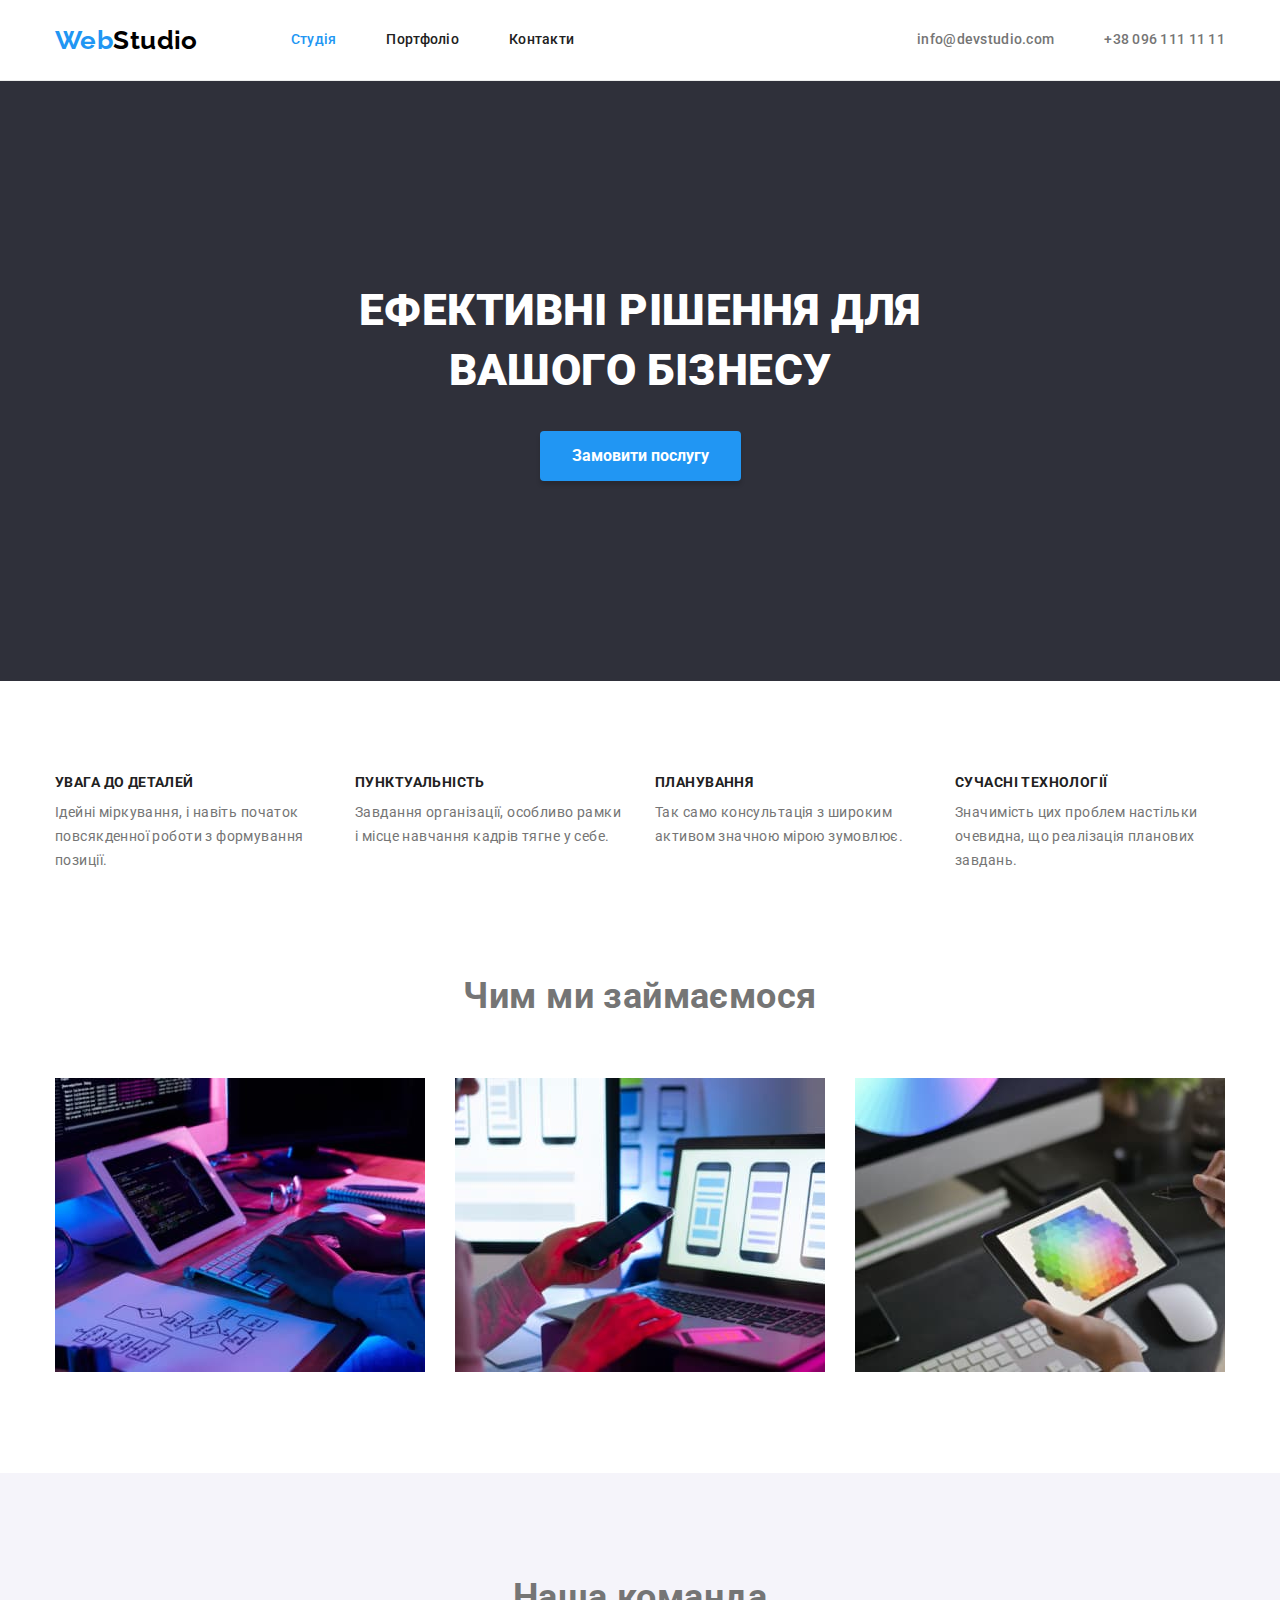
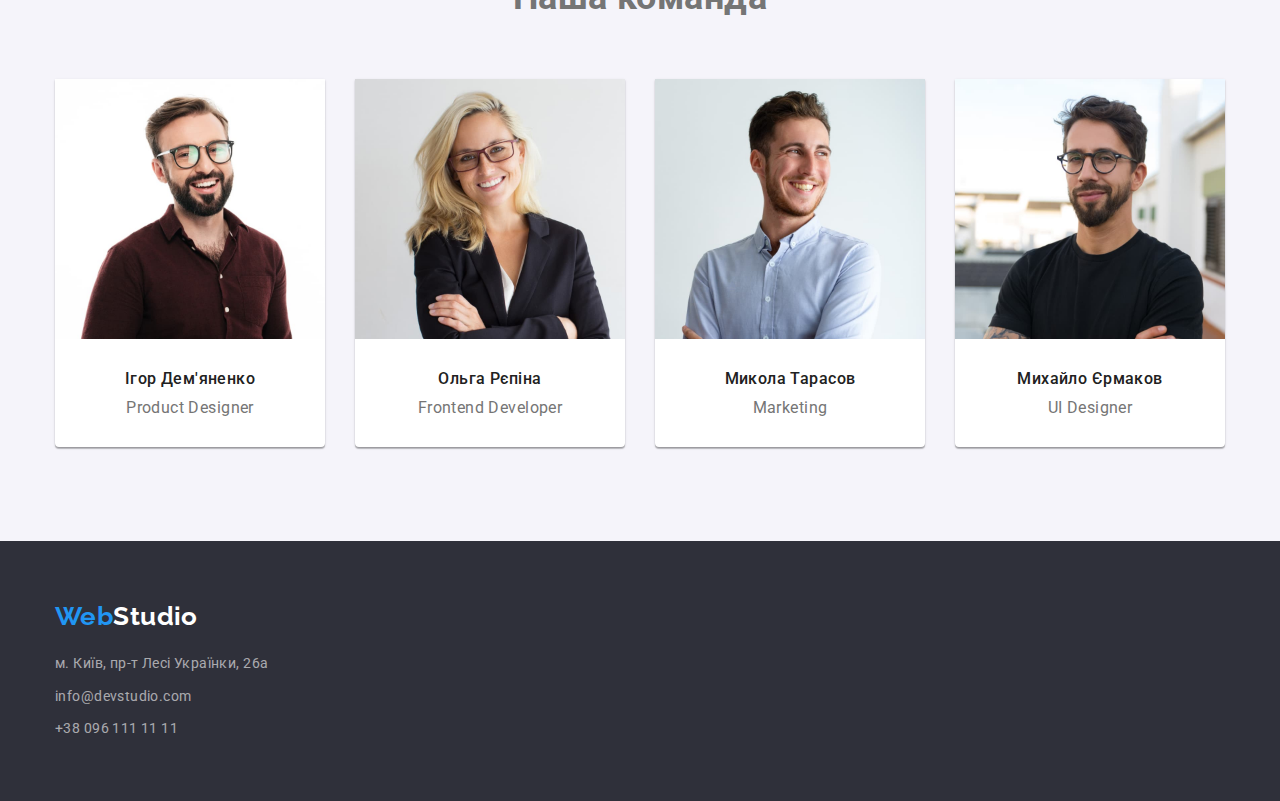
<file: index.html>
<!DOCTYPE html>
<html lang="uk">
  <head>
    <meta charset="UTF-8" />
    <meta http-equiv="X-UA-Compatible" content="IE=edge" />
    <meta name="viewport" content="width=device-width, initial-scale=1.0" />
    <title>Студія</title>
    <link rel="preconnect" href="https://fonts.googleapis.com" />
    <link rel="preconnect" href="https://fonts.gstatic.com" crossorigin />
    <link
      rel="stylesheet"
      href="https://cdnjs.cloudflare.com/ajax/libs/modern-normalize/1.1.0/modern-normalize.min.css"
    />
    <link rel="stylesheet" href="./css/styles.css" />
    <link
      href="https://fonts.googleapis.com/css2?family=Raleway:wght@700&family=Roboto:wght@400;500;700;900&display=swap"
      rel="stylesheet"
    />
  </head>
  <body>
    <header class="page-header">
      <div class="container cont-navul">
        <nav class="main-nav">
          <a href="./index.html" class="logo">Web<span class="logo-studio">Studio</span></a>
          <ul class="site-nav">
            <li class="site-list">
              <a class="site-link site-link-ctyd" href="./index.html">Студія</a>
            </li>
            <li class="site-list"><a class="site-link" href="./portfolio.html">Портфоліо</a></li>
            <li class="site-list"><a class="site-link" href="">Контакти</a></li>
          </ul>
        </nav>
        <ul class="contacts">
          <li class="site-list">
            <a class="contacts-link contacts-link-mail" href="mailto:info@devstudio.com"
              >info@devstudio.com</a
            >
          </li>
          <li class="site-list">
            <a class="contacts-link" href="tel:+380961111111">+38 096 111 11 11</a>
          </li>
        </ul>
      </div>
    </header>
    <main>
      <!--Hero section-->
      <section class="hero">
        <h1 class="hero-header">Ефективні рішення для вашого бізнесу</h1>
        <button type="button" class="hero-button">Замовити послугу</button>
      </section>
      <!--Section  qualities -->
      <section class="section">
        <div class="container">
          <h2 class="qualities">Якості</h2>
          <ul class="gualities-ul">
            <li class="qualities-list">
              <h3 class="qualities-list-item">УВАГА ДО ДЕТАЛЕЙ</h3>
              <p class="qualities-list-paragraf">
                Ідейні міркування, і навіть початок повсякденної роботи з формування позиції.
              </p>
            </li>
            <li class="qualities-list">
              <h3 class="qualities-list-item">ПУНКТУАЛЬНІСТЬ</h3>
              <p class="qualities-list-paragraf">
                Завдання організації, особливо рамки і місце навчання кадрів тягне у себе.
              </p>
            </li>
            <li class="qualities-list">
              <h3 class="qualities-list-item">ПЛАНУВАННЯ</h3>
              <p class="qualities-list-paragraf">
                Так само консультація з широким активом значною мірою зумовлює.
              </p>
            </li>
            <li class="qualities-list">
              <h3 class="qualities-list-item">СУЧАСНІ ТЕХНОЛОГІЇ</h3>
              <p class="qualities-list-paragraf">
                Значимість цих проблем настільки очевидна, що реалізація планових завдань.
              </p>
            </li>
          </ul>
        </div>
      </section>
      <!--Section services-->
      <section class="section section-services">
        <div class="container">
          <h2 class="services">Чим ми займаємося</h2>
          <ul class="services-item">
            <li class="services-list">
              <img
                class="img-services"
                src="./images/services-img-1.jpg"
                alt="Сайти для комп'ютерів"
                width="370"
                height="294"
              />
            </li>
            <li class="services-list">
              <img
                class="img-services"
                src="./images/services-img-2.jpg"
                alt="Сайти для телефонів"
                width="370"
                height="294"
              />
            </li>
            <li class="services-list">
              <img
                class="img-services"
                src="./images/services-img-3.jpg"
                alt="Сайти для планшетів"
                width="370"
                height="294"
              />
            </li>
          </ul>
        </div>
      </section>
      <!--Section team-->
      <section class="section section-team">
        <div class="container">
          <h2 class="team">Наша команда</h2>
          <ul class="team-people">
            <li class="team-img">
              <img
                class="img-photo"
                src="./images/team-img-1.jpg"
                alt="дизайнер"
                width="270"
                height="260"
              />
              <div class="container-team">
                <h3 class="team-img-header">Ігор Дем'яненко</h3>
                <p class="team-img-paragraf">Product Designer</p>
              </div>
            </li>
            <li class="team-img">
              <img
                class="img-photo"
                src="./images/team-img-2.jpg"
                alt="девелопер"
                width="270"
                height="260"
              />
              <div class="container-team">
                <h3 class="team-img-header">Ольга Рєпіна</h3>
                <p class="team-img-paragraf">Frontend Developer</p>
              </div>
            </li>
            <li class="team-img">
              <img
                class="img-photo"
                src="./images/team-img-3.jpg"
                alt="маркетолог"
                width="270"
                height="260"
              />
              <div class="container-team">
                <h3 class="team-img-header">Микола Тарасов</h3>
                <p class="team-img-paragraf">Marketing</p>
              </div>
            </li>
            <li class="team-img">
              <img
                class="img-photo"
                src="./images/team-img-4.jpg"
                alt="дизайнер"
                width="270"
                height="260"
              />
              <div class="container-team">
                <h3 class="team-img-header">Михайло Єрмаков</h3>
                <p class="team-img-paragraf">UI Designer</p>
              </div>
            </li>
          </ul>
        </div>
      </section>
    </main>
    <footer class="footer">
      <div class="container">
        <a href="./index.html" class="footer-logo"
          >Web<span class="footer-logo-studio">Studio</span></a
        >
        <address>
          <ul>
            <li class="footer-list">
              <a
                class="footer-address"
                href="https://goo.gl/maps/Q2tLbyH8QkegB77n8"
                target="_blank"
                rel="noopener noreferrer"
                >м. Київ, пр-т Лесі Українки, 26a</a
              >
            </li>
            <li class="footer-list">
              <a class="footer-address" href="mailto:info@devstudio.com">info@devstudio.com</a>
            </li>
            <li class="footer-list">
              <a class="footer-address" href="tel:+380961111111">+38 096 111 11 11</a>
            </li>
          </ul>
        </address>
      </div>
    </footer>
  </body>
</html>
</file>
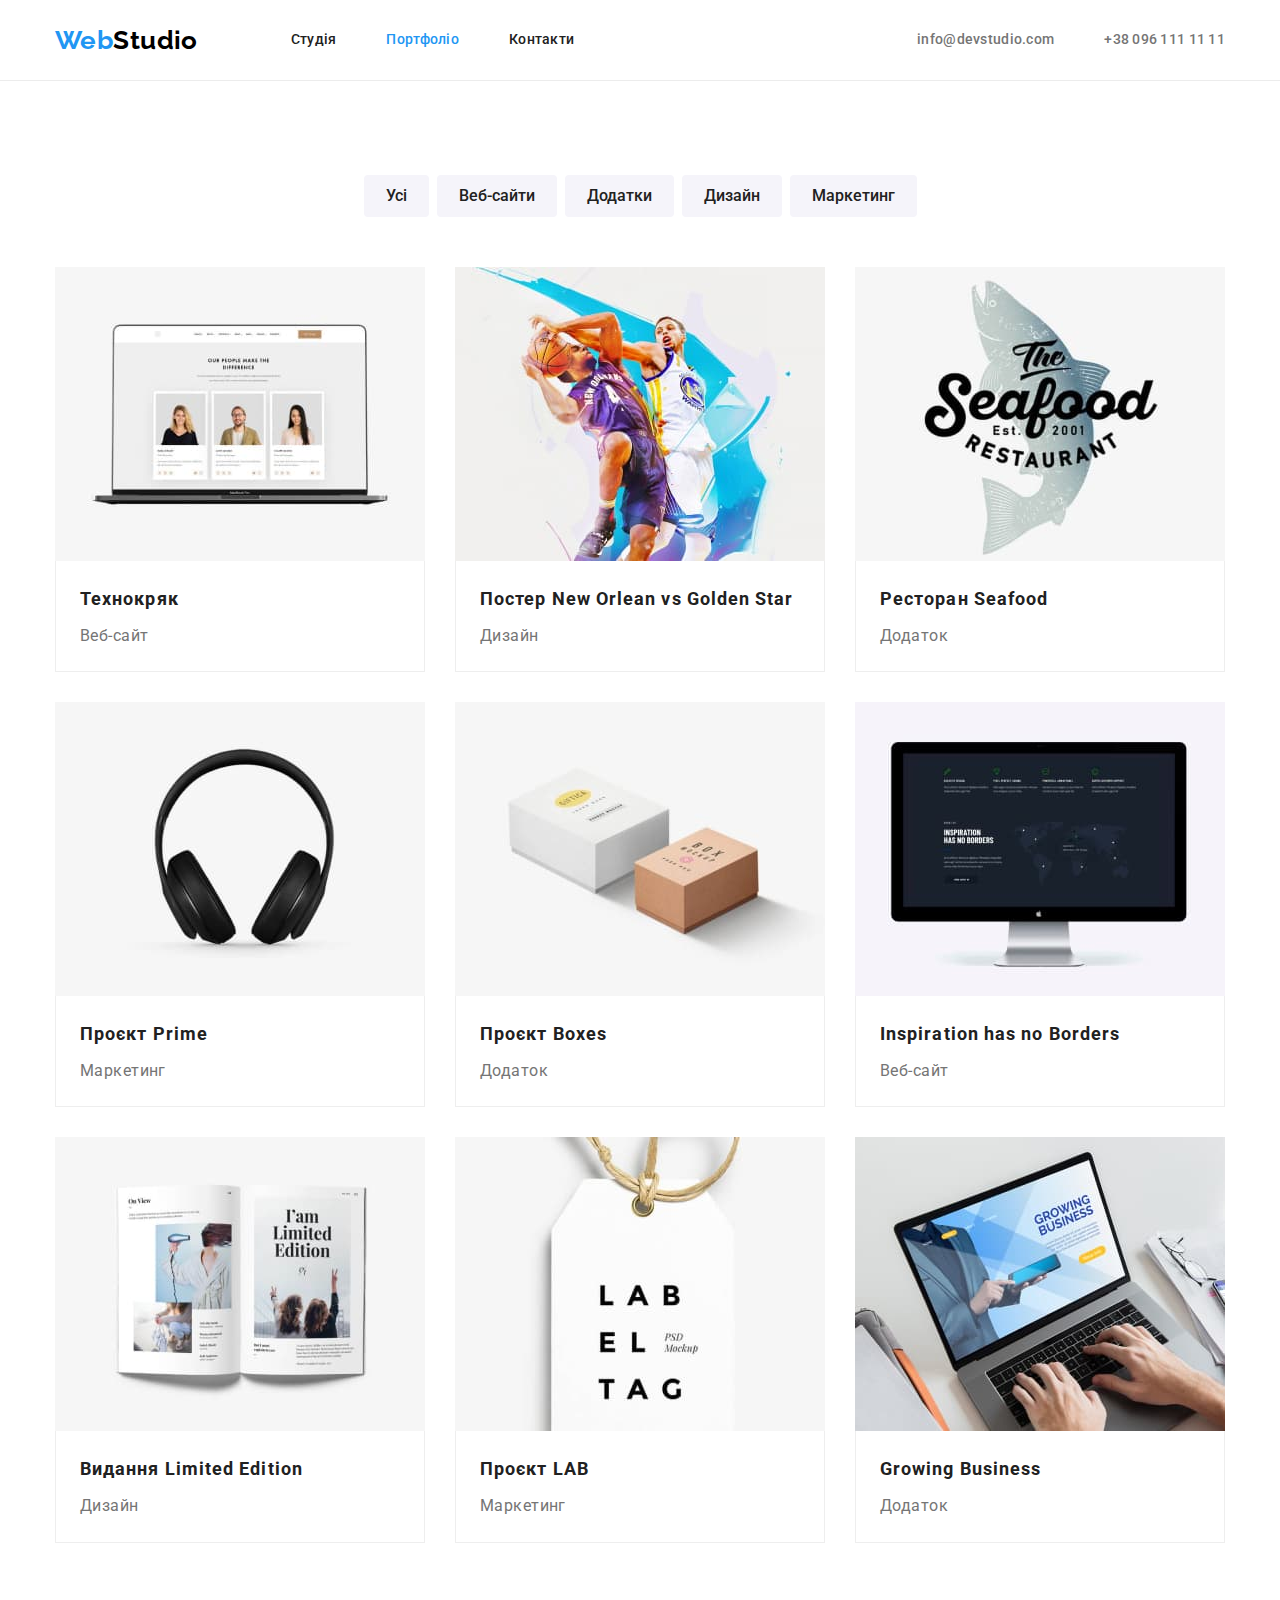
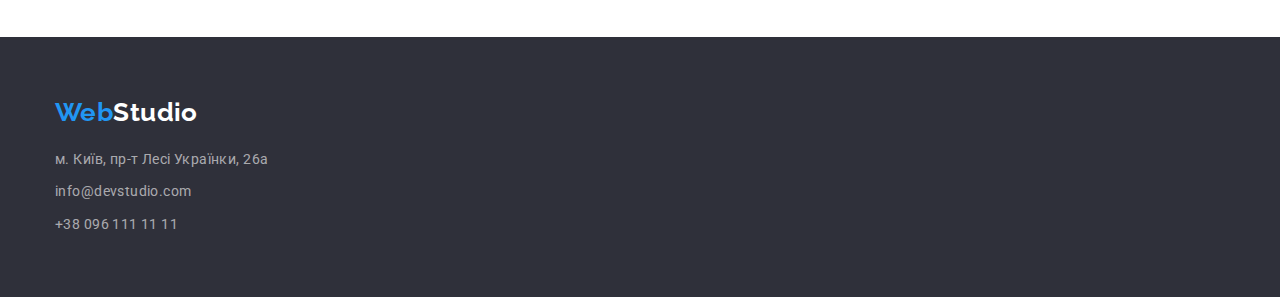
<file: portfolio.html>
<!DOCTYPE html>
<html lang="uk">
  <head>
    <meta charset="UTF-8" />
    <meta http-equiv="X-UA-Compatible" content="IE=edge" />
    <meta name="viewport" content="width=device-width, initial-scale=1.0" />
    <title>Портфоліо</title>
    <link rel="preconnect" href="https://fonts.googleapis.com" />
    <link rel="preconnect" href="https://fonts.gstatic.com" crossorigin />
    <link
      rel="stylesheet"
      href="https://cdnjs.cloudflare.com/ajax/libs/modern-normalize/1.1.0/modern-normalize.min.css"
    />
    <link rel="stylesheet" href="./css/styles.css" />
    <link
      href="https://fonts.googleapis.com/css2?family=Raleway:wght@700&family=Roboto:wght@400;500;700;900&display=swap"
      rel="stylesheet"
    />
  </head>
  <body>
    <header class="page-header">
      <div class=" container cont-navul">
        <nav class="main-nav">
          <a href="./index.html" class="logo">Web<span class="logo-studio">Studio</span></a>
          <ul class="site-nav">
            <li class="site-list">
              <a class="site-link" href="./index.html">Студія</a>
            </li>
            <li class="site-list"><a class="site-link site-link-port" href="./portfolio.html">Портфоліо</a></li>
            <li class="site-list"><a class="site-link" href="">Контакти</a></li>
          </ul>
        </nav>
        <ul class="contacts">
          <li class="site-list">
            <a class="contacts-link contacts-link-mail" href="mailto:info@devstudio.com"
              >info@devstudio.com</a
            >
          </li>
          <li class="site-list">
            <a class="contacts-link" href="tel:+380961111111">+38 096 111 11 11</a>
          </li>
        </ul>
      </div>
    </header>
    <main>
      <!--Categories projects-->
      <section class="section">
        <div class="container">
          <h1 class="our-works">Наші роботи</h1>
          <ul class="categories">
            <li class="list">
              <button type="button" class="categories-btn">Усі</button>
            </li>
            <li class="list"><button type="button" class="categories-btn">Веб-сайти</button></li>
            <li class="list"><button type="button" class="categories-btn">Додатки</button></li>
            <li class="list"><button type="button" class="categories-btn">Дизайн</button></li>
            <li class="list"><button type="button" class="categories-btn">Маркетинг</button></li>
          </ul>
          <!--Cards-->
            <ul class="progects">
              <li class="progect">
                <a class="progect-link" href="">
                  <img
                    class="portfolio-img"
                    src="./images/1-texno.jpg"
                    alt="веб-сайт"
                    width="370"
                    height="294"
                  />
                  <div class="container-cards">
                    <h2 class="progect-img-header">Технокряк</h2>
                    <p class="progect-img-paragraf">Веб-сайт</p>
                  </div>
                </a>
              </li>
              <li class="progect">
                <a class="progect-link" href="">
                  <img
                    class="portfolio-img"
                    src="./images/2-new.jpg"
                    alt="дизайнер"
                    width="370"
                    height="294"
                  />
                  <div class="container-cards">
                    <h2 class="progect-img-header">Постер New Orlean vs Golden Star</h2>
                    <p class="progect-img-paragraf">Дизайн</p>
                  </div>
                </a>
              </li>
              <li class="progect">
                <a class="progect-link" href="">
                  <img
                    class="portfolio-img"
                    src="./images/3-sea.jpg"
                    alt="додаток"
                    width="370"
                    height="294"
                  />
                  <div class="container-cards">
                    <h2 class="progect-img-header">Ресторан Seafood</h2>
                    <p class="progect-img-paragraf">Додаток</p>
                  </div>
                </a>
              </li>
              <li class="progect">
                <a class="progect-link" href="">
                  <img
                    class="portfolio-img"
                    src="./images/4-prime.jpg"
                    alt="маркетинг"
                    width="370"
                    height="294"
                  />
                  <div class="container-cards">
                    <h2 class="progect-img-header">Проєкт Prime</h2>
                    <p class="progect-img-paragraf">Маркетинг</p>
                  </div>
                </a>
              </li>
              <li class="progect">
                <a class="progect-link" href="">
                  <img
                    class="portfolio-img"
                    src="./images/5-boxes.jpg"
                    alt="додаток"
                    width="370"
                    height="294"
                  />
                  <div class="container-cards">
                    <h2 class="progect-img-header">Проєкт Boxes</h2>
                    <p class="progect-img-paragraf">Додаток</p>
                 
                </a>
              </li>
              <li class="progect">
                <a class="progect-link" href="">
                  <img
                    class="portfolio-img"
                    src="./images/6-inspir.jpg"
                    alt="веб-сайт"
                    width="370"
                    height="294"
                  />
                  <div class="container-cards">
                    <h2 class="progect-img-header">Inspiration has no Borders</h2>
                    <p class="progect-img-paragraf">Веб-сайт</p>
                  </div>
                </a>
              </li>
              <li class="progect">
                <a class="progect-link" href="">
                  <img
                    class="portfolio-img"
                    src="./images/7-limited.jpg"
                    alt="дизайн"
                    width="370"
                    height="294"
                  />
                  <div class="container-cards">
                    <h2 class="progect-img-header">Видання Limited Edition</h2>
                    <p class="progect-img-paragraf">Дизайн</p>
                  </div>
                </a>
              </li>
              <li class="progect">
                <a class="progect-link" href="">
                  <img
                    class="portfolio-img"
                    src="./images/8-lab.jpg"
                    alt="маркетинг"
                    width="370"
                    height="294"
                  />
                  <div class="container-cards">
                    <h2 class="progect-img-header">Проєкт LAB</h2>
                    <p class="progect-img-paragraf">Маркетинг</p>
                  </div>
                </a>
              </li>
              <li class="progect">
                <a class="progect-link" href="">
                  <img
                    class="portfolio-img"
                    src="./images/9-growing.jpg"
                    alt="додаток"
                    width="370"
                    height="294"
                  />
                  <div class="container-cards">
                    <h2 class="progect-img-header">Growing Business</h2>
                    <p class="progect-img-paragraf">Додаток</p>
                  </div>
                </a>
              </li>
            </ul>
          </div>
        </div>
      </section>
    </main>
    <footer class="footer">
      <div class="container">
        <a href="./index.html" class="footer-logo"
          >Web<span class="footer-logo-studio">Studio</span></a
        >
        <address>
          <ul>
            <li class="footer-list">
              <a
                class="footer-address"
                href="https://goo.gl/maps/Q2tLbyH8QkegB77n8"
                target="_blank"
                rel="noopener noreferrer"
                >м. Київ, пр-т Лесі Українки, 26a</a
              >
            </li>
            <li class="footer-list">
              <a class="footer-address" href="mailto:info@devstudio.com">info@devstudio.com</a>
            </li>
            <li class="footer-list">
              <a class="footer-address" href="tel:+380961111111">+38 096 111 11 11</a>
            </li>
          </ul>
        </address>
      </div>
    </footer>
  </body>
</html>
</file>
<file: css/styles.css>
:root {
  --basic-text-colour: #757575;
  --secondary-text-colour: #212121;
  --logo-text-color: #000000;
  --address-text-colour: rgba(255, 255, 255, 0.6);
  --accent-colour: #2196f3;
  --basic-text-or-background: #ffffff;
  --secondary-background: #2f303a;
  --others-background: #f5f4fa;
  --button-background: #188ce8;
}

h1,
h2,
h3,
h4,
h5,
h6,
ul,
p {
  margin: 0;
}

ul {
  padding-left: 0;
}

body {
  background-color: var(--basic-text-or-background);
  font-family: 'Roboto', sans-serif;
  color: var(--basic-text-colour);
  letter-spacing: 0.03em;
  font-size: 14px;
  line-height: 1.7;
}

/*Section header */

.container {
  margin-left: auto;
  margin-right: auto;
  width: 1200px;
  padding-left: 15px;
  padding-right: 15px;

}

.page-header {
  border-bottom: 1px solid #ececec;
}

.cont-navul {
  display: flex;
  align-items: center;
 
}

.main-nav {
  display: flex;
  align-items: center;
}

.logo,
.footer-logo {
  color: var(--accent-colour);
  font-size: 26px;
  line-height: 1.19;
  font-weight: 700;
  font-family: 'Raleway', sans-serif;
  text-decoration: none;
}

.logo-studio {
  color: var(--logo-text-color);
}

.site-nav {
  display: flex;
  margin-left: 93px;
}

.site-nav .site-list:not(:last-child) {
  margin-right: 50px;
}

.site-nav .site-link {
  color: var(--secondary-text-colour);
  font-size: 14px;
  font-weight: 500;
  line-height: 1.14;
  letter-spacing: 0.02em;
  text-decoration: none;
  display: block;
  padding-top: 32px;
  padding-bottom: 32px;
}

.site-link {
  padding-top: 32px;
  padding-bottom: 32px;
  display: block;
}

.site-nav .site-link:hover,
.site-nav .site-link:focus {
  color: var(--accent-colour);
}

.site-nav .site-link-ctyd {
  color: var(--accent-colour);
}

.site-nav .site-link-port {
  color: var(--accent-colour);
}
.contacts {
  display: flex;
  margin-left: auto;
}

.contacts .site-list:not(:last-child) {
  margin-right: 50px;
}

.contacts-link {
  padding-top: 32px;
  padding-bottom: 32px;
  display: block;
}
.contacts .contacts-link {
  color: var(--basic-text-colour);
  font-size: 14px;
  font-weight: 500;
  line-height: 1.14;
  letter-spacing: 0.02em;
  text-decoration: none;
}

.contacts .contacts-link:hover,
.contacts .contacts-link:focus {
  color: var(--accent-colour);
}

/*Section hero */

.hero {
  background-color: var(--secondary-background);
  text-align: center;
  padding: 200px 0px;
}

.hero-header {
  color: var(--basic-text-or-background);
  font-weight: 900;
  font-size: 44px;
  line-height: 1.36;
  text-transform: uppercase;
  text-align: center;
  width: 698px;
  margin-bottom: 30px;
  margin-left: auto;
  margin-right: auto;
}

.hero .hero-button {
  color: var(--basic-text-or-background);
  background-color: var(--accent-colour);
  font-weight: 700;
  font-size: 16px;
  line-height: 1.9;
  cursor: pointer;
  font-family: inherit;
  padding: 10px 32px;
  border-radius: 4px;
  text-align: center;
  border: none;
  box-shadow: 0px 4px 4px rgba(0, 0, 0, 0.15);
}

.hero .hero-button:hover,
.hero-button:focus {
  background-color: var(--button-background);
}

/*Section  qualities*/
.section {
  padding-top: 94px;
  padding-bottom: 94px;

}
.qualities {
  /*.visually-hidden*/
  position: absolute;
  width: 1px;
  height: 1px;
  margin: -1px;
  border: 0;
  padding: 0;

  white-space: nowrap;
  clip-path: inset(100%);
  clip: rect(0 0 0 0);
  overflow: hidden;
}
.gualities-ul {
  display: flex;
  gap: 30px;
}
.qualities-list {
  width: 270px;
  margin-right: 30px;
}
.qualities-list:nth-child(1n) {
  margin: 0;
}
.qualities-list,
.services-list,
.team-img {
  list-style: none;
}

.qualities-list > .qualities-list-item {
  font-weight: 700;
  font-size: 14px;
  line-height: 1.14;
  color: var(--secondary-text-colour);
  text-transform: uppercase;


}
.qualities-list-paragraf {
  margin-top: 10px;
  
}

/*Section services*/
.section-services {
  padding-top: 0; 

}

.services {
  margin-bottom: 50px;
}

.services-item {
  display: flex;
  gap: 30px;
}

.services,
.team {
  color: var(--basic-colour);
  font-weight: 700;
  font-size: 36px;
  line-height: 1.7;
  text-align: center;
}

/*Section team*/

.section-team {
  background-color: var(--others-background);
}

.team {
  margin-bottom: 50px;
}

.team-people {
  display: flex;
}

.img-photo {
  display: block;
}
.team-img {
  margin-right: 30px;
  background: #ffffff;
  box-shadow: 0px 1px 3px rgba(0, 0, 0, 0.12), 0px 1px 1px rgba(0, 0, 0, 0.14),
    0px 2px 1px rgba(0, 0, 0, 0.2);
  border-radius: 0px 0px 4px 4px;
}

.team-img:last-child {
  margin-right: 0;
}

.team-img-header {
  color: var(--secondary-text-colour);
  font-weight: 500;
  font-size: 16px;
  line-height: 1.2;
}

.team-img-paragraf {
  color: var(--basic-text-colour);
  font-size: 16px;
  line-height: 1.2;
  margin-top: 10px;
}

.container-team {
  padding: 30px 0;
  width: 270px;
  text-align: center;

}

/*Section footer*/

.footer {
  background-color: var(--secondary-background);
  padding-top: 60px;
  padding-bottom: 60px;
}

.footer-logo {
  margin-bottom: 20px;
  display: block;
}

.footer-logo-studio {
  color: var(--basic-text-or-background);
}

.footer-address {
  font-size: 14px;
  line-height: 1.7;
  color: var(--address-text-colour);
  text-decoration: none;
  font-style: normal;
 
}

.footer-list {
  list-style: none;
  
}

.footer-list:not(:last-child) {
  margin-bottom: 9px;
}

.footer-address:hover,
.footer-address:focus {
  color: var(--basic-text-or-background);
}

/* Portfolio categories projects*/

.our-works {
  /*.visually-hidden*/
  position: absolute;
  width: 1px;
  height: 1px;
  margin: -1px;
  border: 0;
  padding: 0;

  white-space: nowrap;
  clip-path: inset(100%);
  clip: rect(0 0 0 0);
  overflow: hidden;
}

.categories .categories-btn {
  background-color: var(--others-background);
  color: var(--secondary-text-colour);
  font-family: inherit;
  font-weight: 500;
  font-size: 16px;
  line-height: 1.6;
  cursor: pointer;
  border: none;
  border-radius: 4px;
  padding: 8px 22px;
}

.categories .categories-btn:nth-child(5) {
  margin-right: 0px;
}

.categories {
  gap: 8px;
  display: flex;
  justify-content: center;
  margin-bottom: 50px;
}

.categories-btn:hover,
.categories-btn:focus {
  background-color: var(--accent-colour);
  color: var(--basic-text-or-background);
  box-shadow: 0px 3px 1px rgba(0, 0, 0, 0.1), 0px 1px 2px rgba(0, 0, 0, 0.08), 0px 2px 2px rgba(0, 0, 0, 0.12);
}

.list,
.site-list,
.progect {
  list-style: none;
}

.progects .progect-link {
  text-decoration: none;
}

.progects {
  display: flex;
  flex-wrap: wrap;
  gap: 30px;
  padding-left: 0;
}

.progect {
  background-color: var(--basic-text-or-background);
}


.progect-img-header {
  font-weight: 700;
  font-size: 18px;
  line-height: 2;
  letter-spacing: 0.06em;
  color: var(--secondary-text-colour);
  margin-bottom: 4px;
}

.container-cards {
  border-bottom: 1px solid #eeeeee;
  border-left: 1px solid #eeeeee;
  border-right: 1px solid #eeeeee;
  padding: 20px 24px;
}

.progect-img-paragraf {
  color: var(--basic-text-colour);
  font-size: 16px;
  line-height: 1.9;
}
.portfolio-img {
  display: block;
	max-width: 100%;
	height: auto;
}
</file>
